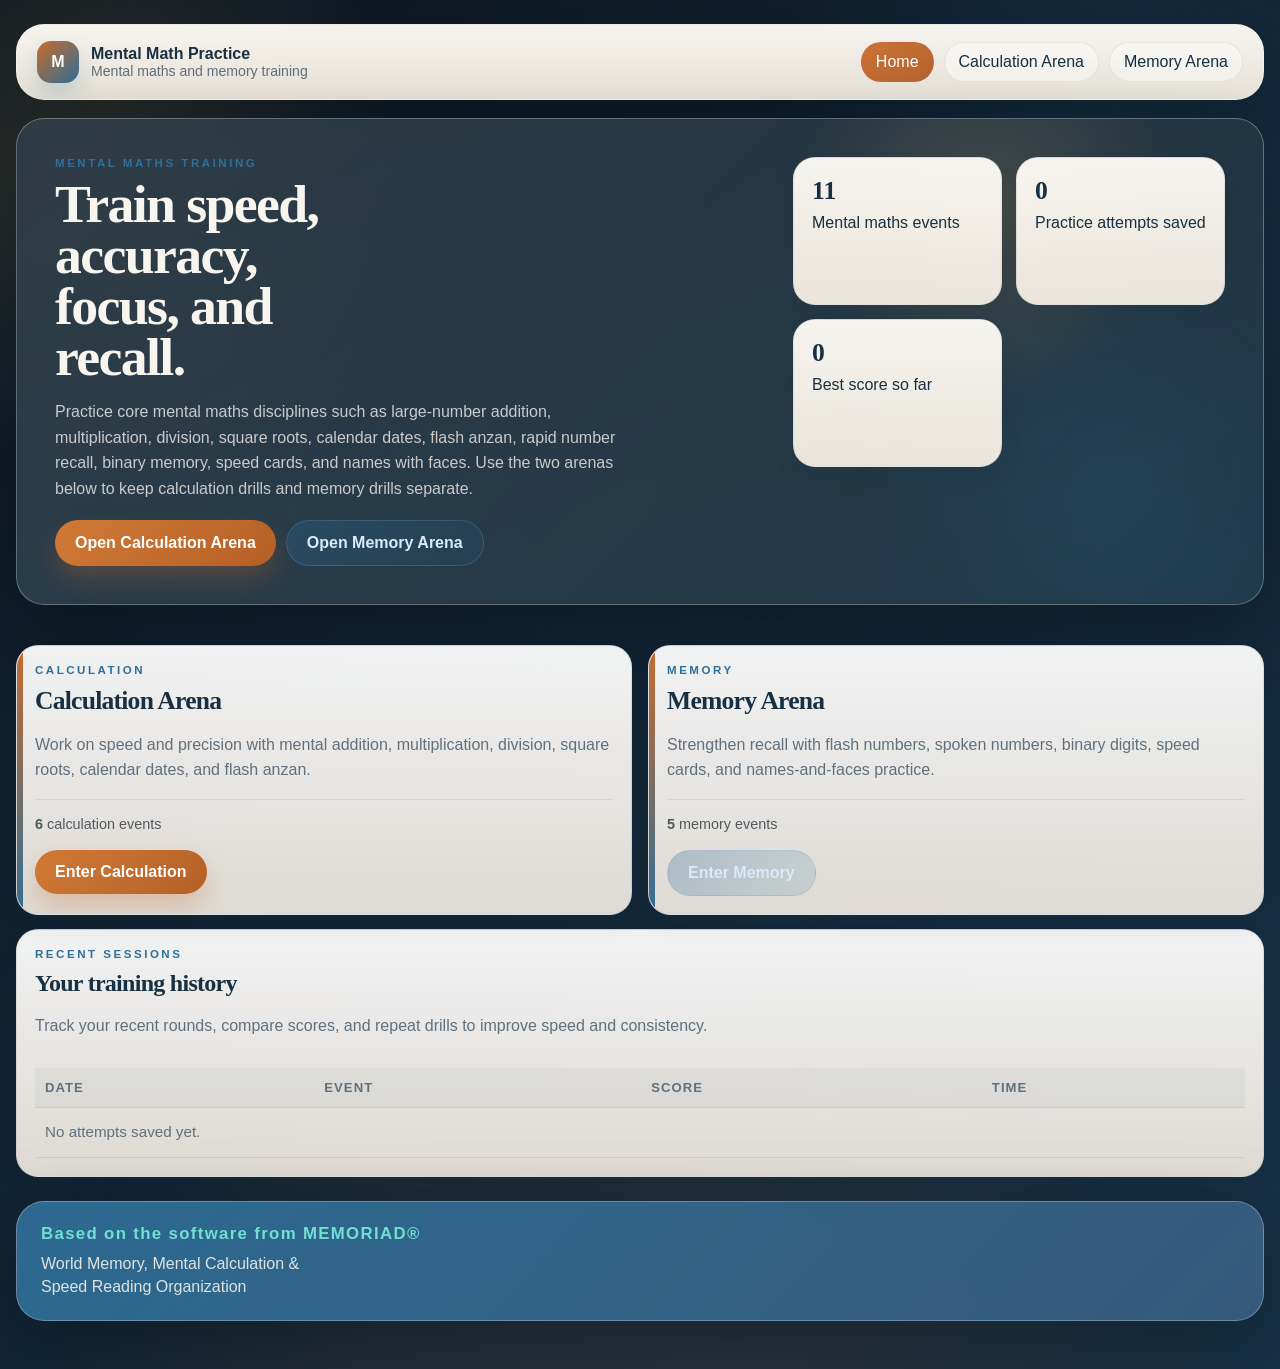
<file: index.html>
<!DOCTYPE html>
<html lang="en">
<head>
  <meta charset="UTF-8">
  <meta name="viewport" content="width=device-width, initial-scale=1.0">
  <title>Mental Math Practice</title>
  <link rel="stylesheet" href="styles.css">
</head>
<body data-page="home">
  <div class="shell">
    <header class="topbar card">
      <a class="brand" href="index.html">
        <div class="brand-mark">M</div>
        <div class="brand-copy">
          <strong>Mental Math Practice</strong>
          <span>Mental maths and memory training</span>
        </div>
      </a>
      <nav class="nav-links">
        <a class="active" href="index.html">Home</a>
        <a href="calculation.html">Calculation Arena</a>
        <a href="memory.html">Memory Arena</a>
      </nav>
    </header>

    <section class="landing-hero card">
      <div class="hero-grid">
        <div>
          <div class="eyebrow">Mental Maths Training</div>
          <h1>Train speed, accuracy, focus, and recall.</h1>
          <p class="lede">Practice core mental maths disciplines such as large-number addition, multiplication, division, square roots, calendar dates, flash anzan, rapid number recall, binary memory, speed cards, and names with faces. Use the two arenas below to keep calculation drills and memory drills separate.</p>
          <div class="hero-actions">
            <a class="button-link primary" href="calculation.html">Open Calculation Arena</a>
            <a class="button-link ghost" href="memory.html">Open Memory Arena</a>
          </div>
        </div>
        <div class="hero-stats">
          <div class="stat">
            <strong id="homeTotalEvents">0</strong>
            <span class="subtle">Mental maths events</span>
          </div>
          <div class="stat">
            <strong id="homeAttempts">0</strong>
            <span class="subtle">Practice attempts saved</span>
          </div>
          <div class="stat">
            <strong id="homeBest">0</strong>
            <span class="subtle">Best score so far</span>
          </div>
        </div>
      </div>
    </section>

    <section class="section-grid" style="margin-top:20px;">
      <div class="launch-grid">
        <article class="launch-card">
          <div class="eyebrow">Calculation</div>
          <h3>Calculation Arena</h3>
          <p class="lede">Work on speed and precision with mental addition, multiplication, division, square roots, calendar dates, and flash anzan.</p>
          <div class="footer-note">
            <strong id="homeCalcEvents">0</strong> calculation events
          </div>
          <div class="actions">
            <a class="button-link primary" href="calculation.html">Enter Calculation</a>
          </div>
        </article>

        <article class="launch-card">
          <div class="eyebrow">Memory</div>
          <h3>Memory Arena</h3>
          <p class="lede">Strengthen recall with flash numbers, spoken numbers, binary digits, speed cards, and names-and-faces practice.</p>
          <div class="footer-note">
            <strong id="homeMemoryEvents">0</strong> memory events
          </div>
          <div class="actions">
            <a class="button-link ghost" href="memory.html">Enter Memory</a>
          </div>
        </article>
      </div>

      <section class="panel">
        <div class="panel-title">
          <div>
            <div class="eyebrow">Recent Sessions</div>
            <h2>Your training history</h2>
            <p class="hint">Track your recent rounds, compare scores, and repeat drills to improve speed and consistency.</p>
          </div>
        </div>
        <div style="overflow:auto;">
          <table>
            <thead>
              <tr>
                <th>Date</th>
                <th>Event</th>
                <th>Score</th>
                <th>Time</th>
              </tr>
            </thead>
            <tbody id="homeHistoryBody"></tbody>
          </table>
        </div>
      </section>
    </section>

    <footer class="site-credit card">
      <strong>Based on the software from MEMORIAD&reg;</strong>
      <span>World Memory, Mental Calculation &amp; Speed Reading Organization</span>
    </footer>
  </div>
  <script src="app.js"></script>
</body>
</html>
</file>
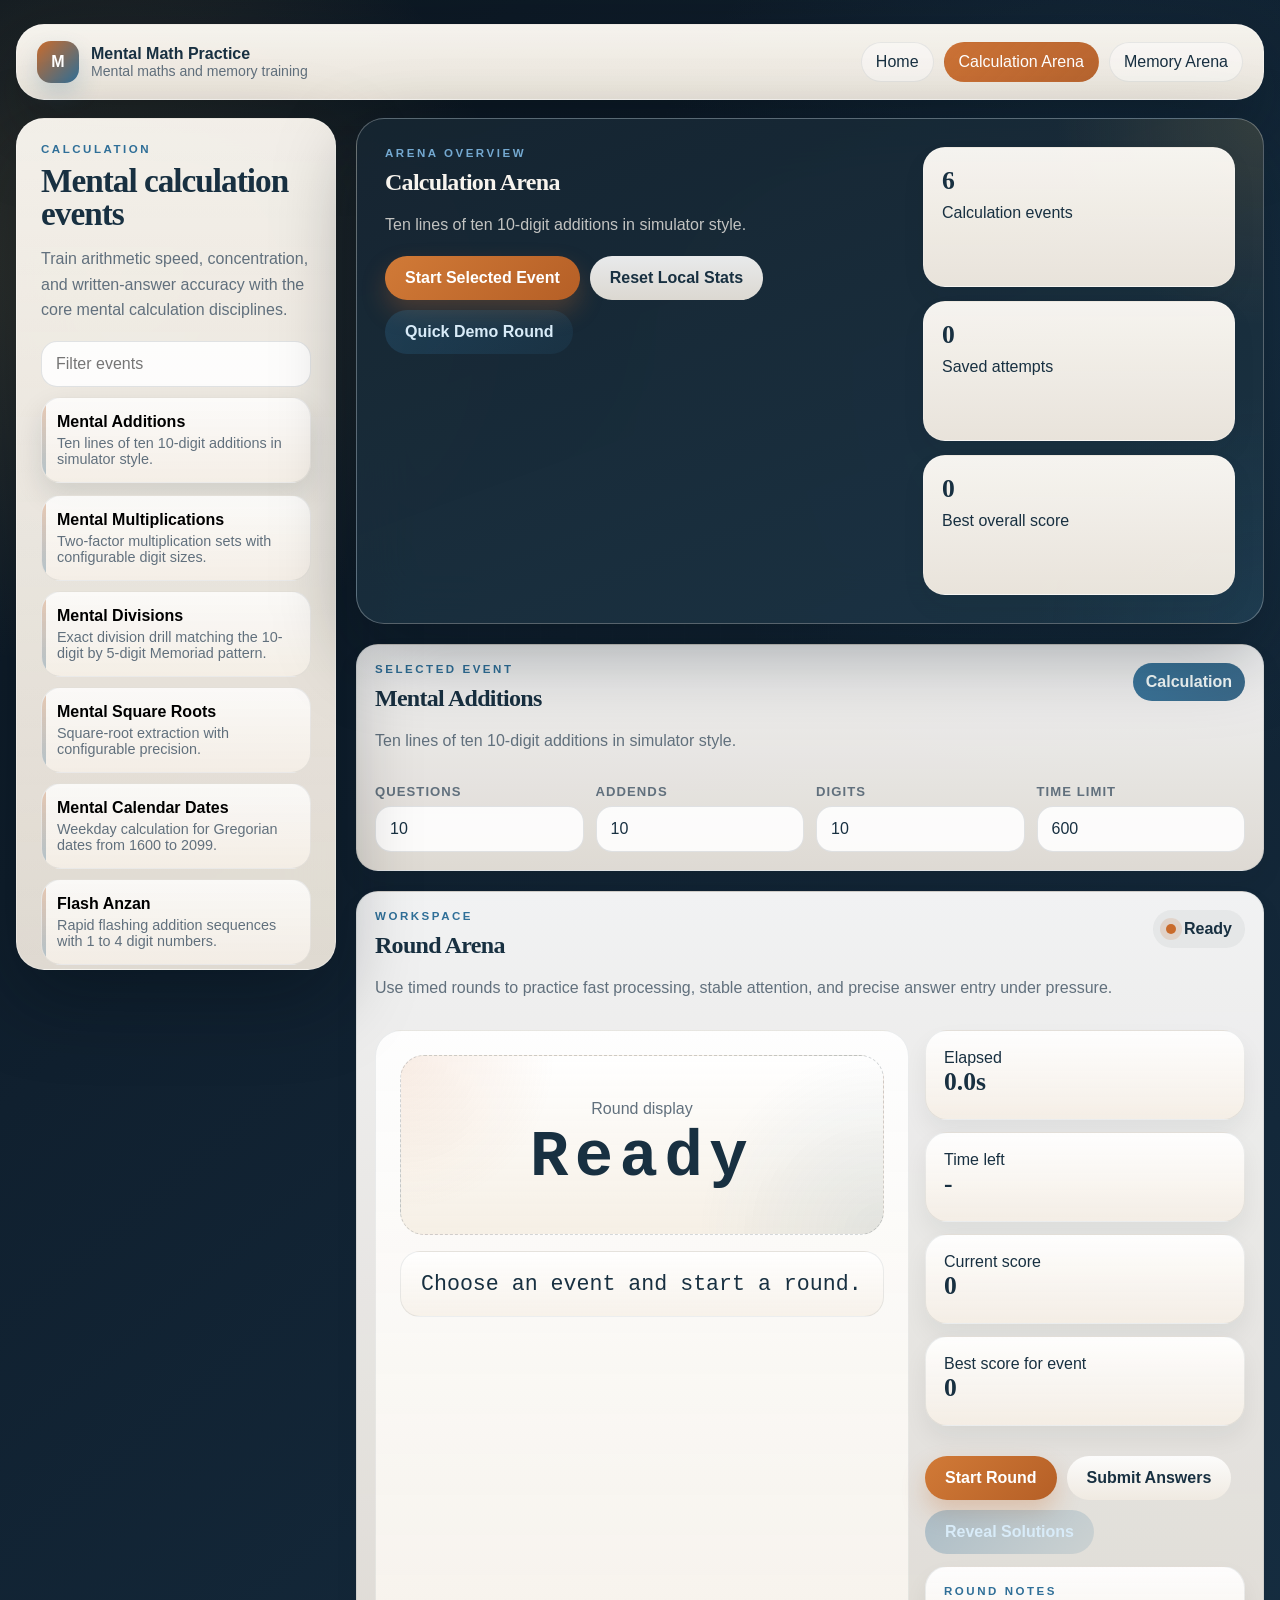
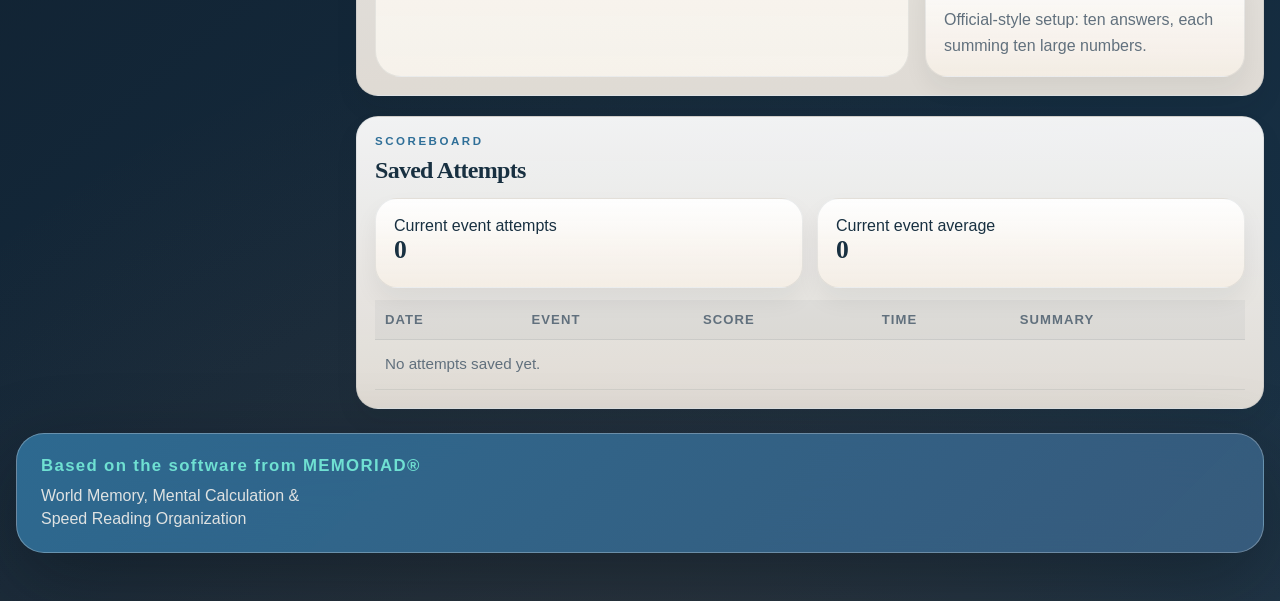
<file: calculation.html>
<!DOCTYPE html>
<html lang="en">
<head>
  <meta charset="UTF-8">
  <meta name="viewport" content="width=device-width, initial-scale=1.0">
  <title>Mental Math Practice - Calculation Arena</title>
  <link rel="stylesheet" href="styles.css">
</head>
<body data-page="calculation">
  <div class="shell">
    <header class="topbar card">
      <a class="brand" href="index.html">
        <div class="brand-mark">M</div>
        <div class="brand-copy">
          <strong>Mental Math Practice</strong>
          <span>Mental maths and memory training</span>
        </div>
      </a>
      <nav class="nav-links">
        <a href="index.html">Home</a>
        <a class="active" href="calculation.html">Calculation Arena</a>
        <a href="memory.html">Memory Arena</a>
      </nav>
    </header>

    <div class="trainer-layout">
      <aside class="sidebar card">
        <div class="eyebrow">Calculation</div>
        <h1>Mental calculation events</h1>
        <p class="lede">Train arithmetic speed, concentration, and written-answer accuracy with the core mental calculation disciplines.</p>
        <div class="search-wrap">
          <input id="searchInput" type="search" placeholder="Filter events">
        </div>
        <div id="categoryList" class="category-list"></div>
      </aside>

      <main class="trainer-content">
        <section class="hero-panel card">
          <div class="hero-grid">
            <div>
              <div class="eyebrow">Arena Overview</div>
              <h2 id="heroTitle">Calculation Arena</h2>
              <p id="heroDescription" class="lede"></p>
              <div class="hero-actions">
                <button class="primary" id="heroStart">Start Selected Event</button>
                <button class="secondary" id="resetStats">Reset Local Stats</button>
                <button class="ghost" id="demoRound">Quick Demo Round</button>
              </div>
            </div>
            <div class="hero-stats">
              <div class="stat"><strong id="statCategories">0</strong><span class="subtle">Calculation events</span></div>
              <div class="stat"><strong id="statAttempts">0</strong><span class="subtle">Saved attempts</span></div>
              <div class="stat"><strong id="statBest">0</strong><span class="subtle">Best overall score</span></div>
            </div>
          </div>
        </section>

        <section class="panel">
          <div class="panel-title">
            <div>
              <div class="eyebrow">Selected Event</div>
              <h2 id="eventName"></h2>
              <p id="eventSummary" class="hint"></p>
            </div>
            <div id="eventFamily" class="badge"></div>
          </div>
          <div id="configGrid" class="config-grid"></div>
        </section>

        <section class="panel">
          <div class="panel-title">
            <div>
              <div class="eyebrow">Workspace</div>
              <h2>Round Arena</h2>
              <p class="hint">Use timed rounds to practice fast processing, stable attention, and precise answer entry under pressure.</p>
            </div>
            <div class="status"><span class="dot"></span><span id="statusText">Ready</span></div>
          </div>
          <div class="arena">
            <div class="board">
              <div class="flash-stage">
                <div>
                  <div class="subtle">Round display</div>
                  <div id="flashValue" class="flash-value">Ready</div>
                </div>
              </div>
              <div id="promptBlock" class="prompt">Choose an event and start a round.</div>
              <div id="questionGrid" class="question-grid hidden"></div>
              <div id="answersGrid" class="answers-grid hidden"></div>
            </div>
            <div class="coach">
              <div class="metric"><span>Elapsed</span><strong id="metricElapsed">0.0s</strong></div>
              <div class="metric"><span>Time left</span><strong id="metricRemaining">-</strong></div>
              <div class="metric"><span>Current score</span><strong id="metricScore">0</strong></div>
              <div class="metric"><span>Best score for event</span><strong id="metricBestEvent">0</strong></div>
              <div class="actions">
                <button class="primary" id="startRound">Start Round</button>
                <button class="secondary" id="submitRound">Submit Answers</button>
                <button class="ghost" id="revealRound">Reveal Solutions</button>
              </div>
              <div class="panel">
                <div class="eyebrow">Round Notes</div>
                <div id="roundNote" class="hint"></div>
              </div>
            </div>
          </div>
        </section>

        <section class="panel">
          <div class="panel-title">
            <div>
              <div class="eyebrow">Scoreboard</div>
              <h2>Saved Attempts</h2>
            </div>
          </div>
          <div class="history-grid">
            <div class="metric"><span>Current event attempts</span><strong id="metricEventAttempts">0</strong></div>
            <div class="metric"><span>Current event average</span><strong id="metricEventAverage">0</strong></div>
          </div>
          <div style="margin-top:12px; overflow:auto;">
            <table>
              <thead>
                <tr>
                  <th>Date</th>
                  <th>Event</th>
                  <th>Score</th>
                  <th>Time</th>
                  <th>Summary</th>
                </tr>
              </thead>
              <tbody id="historyBody"></tbody>
            </table>
          </div>
        </section>
      </main>
    </div>

    <footer class="site-credit card">
      <strong>Based on the software from MEMORIAD&reg;</strong>
      <span>World Memory, Mental Calculation &amp; Speed Reading Organization</span>
    </footer>
  </div>
  <script src="app.js"></script>
</body>
</html>
</file>
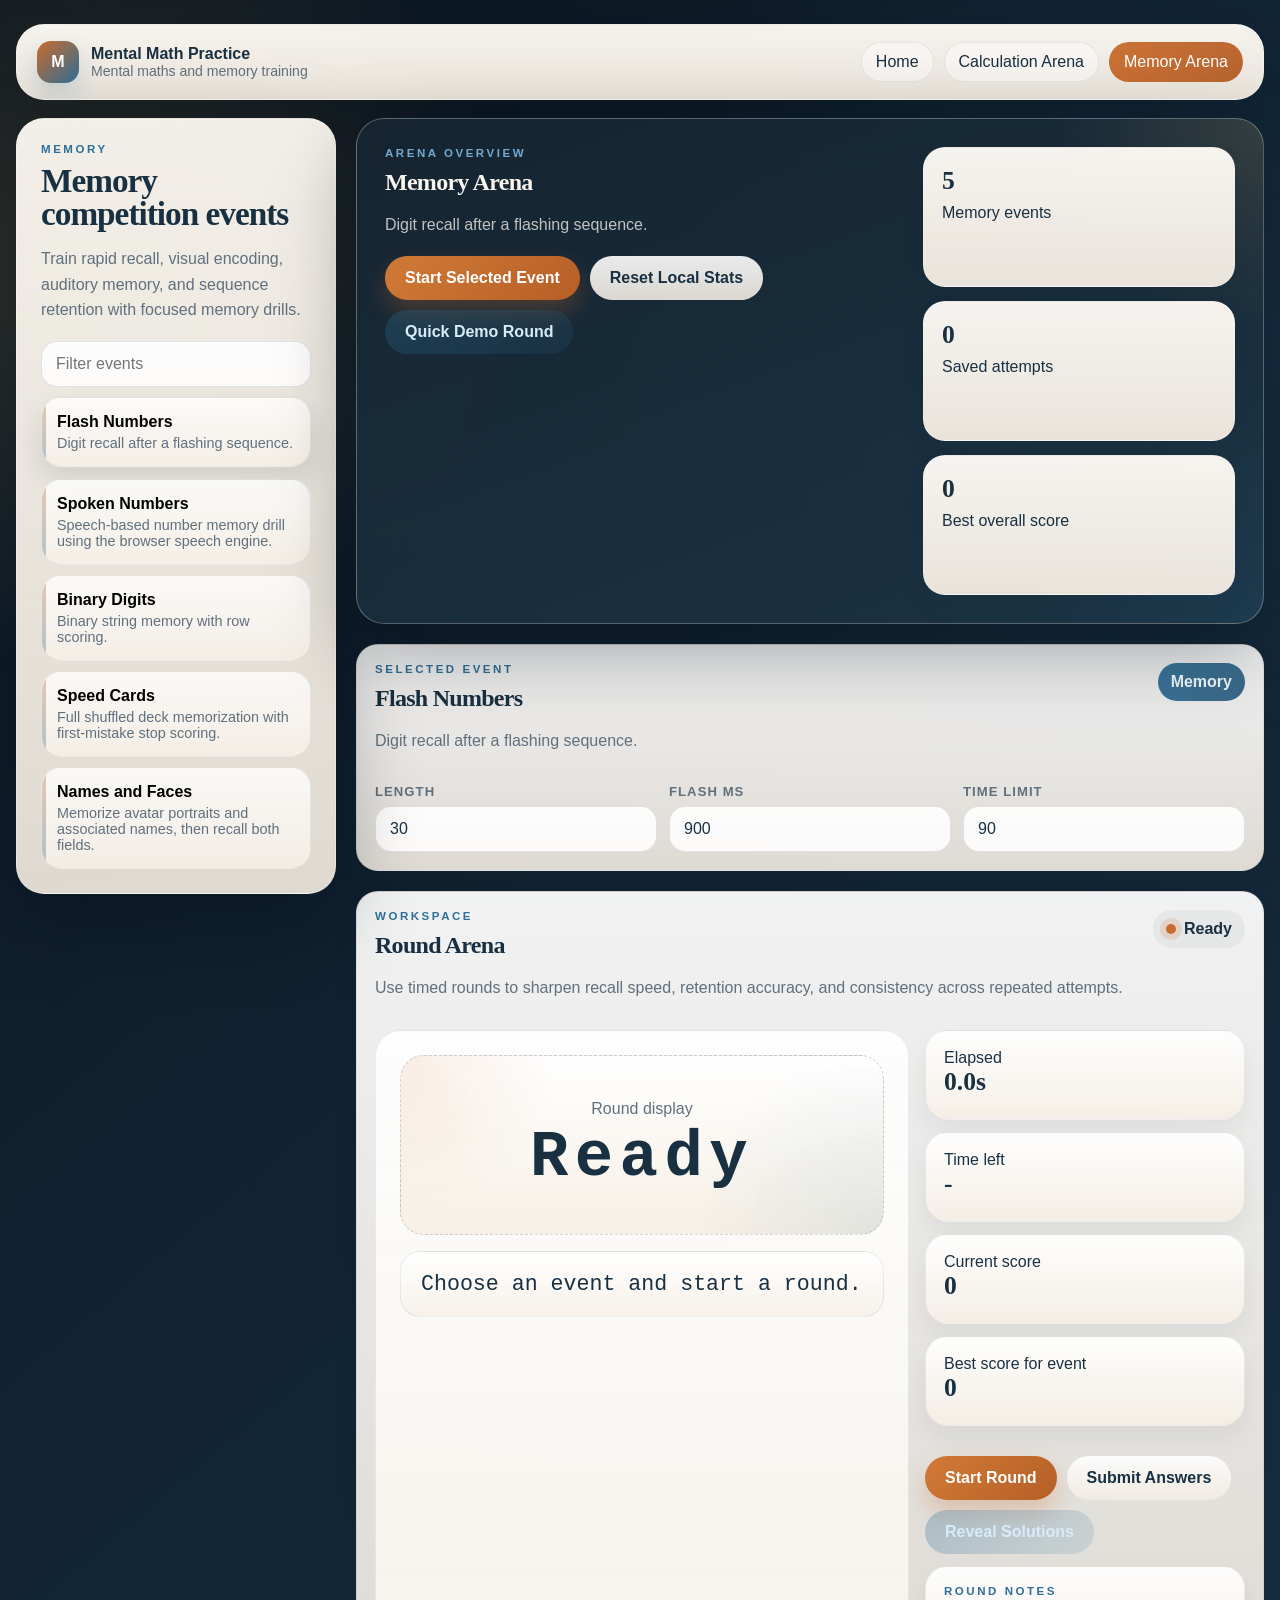
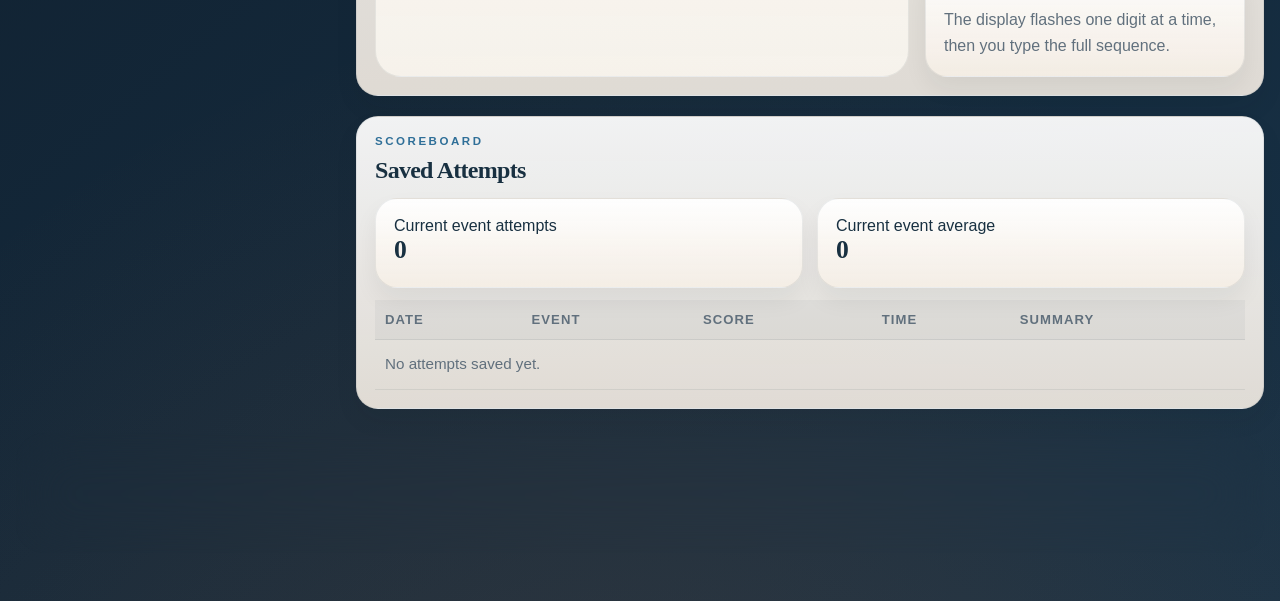
<file: memory.html>
<!DOCTYPE html>
<html lang="en">
<head>
  <meta charset="UTF-8">
  <meta name="viewport" content="width=device-width, initial-scale=1.0">
  <title>Mental Math Practice - Memory Arena</title>
  <link rel="stylesheet" href="styles.css">
</head>
<body data-page="memory">
  <div class="shell">
    <header class="topbar card">
      <a class="brand" href="index.html">
        <div class="brand-mark">M</div>
        <div class="brand-copy">
          <strong>Mental Math Practice</strong>
          <span>Mental maths and memory training</span>
        </div>
      </a>
      <nav class="nav-links">
        <a href="index.html">Home</a>
        <a href="calculation.html">Calculation Arena</a>
        <a class="active" href="memory.html">Memory Arena</a>
      </nav>
    </header>

    <div class="trainer-layout">
      <aside class="sidebar card">
        <div class="eyebrow">Memory</div>
        <h1>Memory competition events</h1>
        <p class="lede">Train rapid recall, visual encoding, auditory memory, and sequence retention with focused memory drills.</p>
        <div class="search-wrap">
          <input id="searchInput" type="search" placeholder="Filter events">
        </div>
        <div id="categoryList" class="category-list"></div>
      </aside>

      <main class="trainer-content">
        <section class="hero-panel card">
          <div class="hero-grid">
            <div>
              <div class="eyebrow">Arena Overview</div>
              <h2 id="heroTitle">Memory Arena</h2>
              <p id="heroDescription" class="lede"></p>
              <div class="hero-actions">
                <button class="primary" id="heroStart">Start Selected Event</button>
                <button class="secondary" id="resetStats">Reset Local Stats</button>
                <button class="ghost" id="demoRound">Quick Demo Round</button>
              </div>
            </div>
            <div class="hero-stats">
              <div class="stat"><strong id="statCategories">0</strong><span class="subtle">Memory events</span></div>
              <div class="stat"><strong id="statAttempts">0</strong><span class="subtle">Saved attempts</span></div>
              <div class="stat"><strong id="statBest">0</strong><span class="subtle">Best overall score</span></div>
            </div>
          </div>
        </section>

        <section class="panel">
          <div class="panel-title">
            <div>
              <div class="eyebrow">Selected Event</div>
              <h2 id="eventName"></h2>
              <p id="eventSummary" class="hint"></p>
            </div>
            <div id="eventFamily" class="badge"></div>
          </div>
          <div id="configGrid" class="config-grid"></div>
        </section>

        <section class="panel">
          <div class="panel-title">
            <div>
              <div class="eyebrow">Workspace</div>
              <h2>Round Arena</h2>
              <p class="hint">Use timed rounds to sharpen recall speed, retention accuracy, and consistency across repeated attempts.</p>
            </div>
            <div class="status"><span class="dot"></span><span id="statusText">Ready</span></div>
          </div>
          <div class="arena">
            <div class="board">
              <div class="flash-stage">
                <div>
                  <div class="subtle">Round display</div>
                  <div id="flashValue" class="flash-value">Ready</div>
                </div>
              </div>
              <div id="promptBlock" class="prompt">Choose an event and start a round.</div>
              <div id="questionGrid" class="question-grid hidden"></div>
              <div id="answersGrid" class="answers-grid hidden"></div>
            </div>
            <div class="coach">
              <div class="metric"><span>Elapsed</span><strong id="metricElapsed">0.0s</strong></div>
              <div class="metric"><span>Time left</span><strong id="metricRemaining">-</strong></div>
              <div class="metric"><span>Current score</span><strong id="metricScore">0</strong></div>
              <div class="metric"><span>Best score for event</span><strong id="metricBestEvent">0</strong></div>
              <div class="actions">
                <button class="primary" id="startRound">Start Round</button>
                <button class="secondary" id="submitRound">Submit Answers</button>
                <button class="ghost" id="revealRound">Reveal Solutions</button>
              </div>
              <div class="panel">
                <div class="eyebrow">Round Notes</div>
                <div id="roundNote" class="hint"></div>
              </div>
            </div>
          </div>
        </section>

        <section class="panel">
          <div class="panel-title">
            <div>
              <div class="eyebrow">Scoreboard</div>
              <h2>Saved Attempts</h2>
            </div>
          </div>
          <div class="history-grid">
            <div class="metric"><span>Current event attempts</span><strong id="metricEventAttempts">0</strong></div>
            <div class="metric"><span>Current event average</span><strong id="metricEventAverage">0</strong></div>
          </div>
          <div style="margin-top:12px; overflow:auto;">
            <table>
              <thead>
                <tr>
                  <th>Date</th>
                  <th>Event</th>
                  <th>Score</th>
                  <th>Time</th>
                  <th>Summary</th>
                </tr>
              </thead>
              <tbody id="historyBody"></tbody>
            </table>
          </div>
        </section>
      </main>
    </div>

    <footer class="site-credit card">
      <strong>Based on the software from MEMORIAD&reg;</strong>
      <span>World Memory, Mental Calculation &amp; Speed Reading Organization</span>
    </footer>
  </div>
  <script src="app.js"></script>
</body>
</html>
</file>
<file: styles.css>
:root {
  --bg: #10202f;
  --bg-2: #183247;
  --paper: rgba(251, 247, 240, 0.94);
  --paper-strong: rgba(255, 252, 247, 0.98);
  --ink: #183041;
  --muted: #61707d;
  --accent: #c96b2c;
  --accent-2: #2f6f98;
  --accent-3: #e2b15b;
  --line: rgba(22, 37, 49, 0.12);
  --shadow: 0 28px 80px rgba(4, 11, 18, 0.35);
  --radius: 28px;
}

* {
  box-sizing: border-box;
}

body {
  margin: 0;
  font-family: "Avenir Next", "Segoe UI", sans-serif;
  color: var(--ink);
  background:
    radial-gradient(circle at 8% 12%, rgba(226, 177, 91, 0.18), transparent 18%),
    radial-gradient(circle at 86% 14%, rgba(47, 111, 152, 0.2), transparent 22%),
    radial-gradient(circle at 50% 120%, rgba(201, 107, 44, 0.18), transparent 38%),
    linear-gradient(140deg, #0b1620 0%, var(--bg) 34%, var(--bg-2) 100%);
  min-height: 100vh;
}

body::before {
  content: "";
  position: fixed;
  inset: 0;
  pointer-events: none;
  background-image:
    linear-gradient(rgba(255, 255, 255, 0.045) 1px, transparent 1px),
    linear-gradient(90deg, rgba(255, 255, 255, 0.045) 1px, transparent 1px);
  background-size: 36px 36px;
  mask-image: radial-gradient(circle at center, black, transparent 85%);
  opacity: 0.32;
}

a {
  color: inherit;
  text-decoration: none;
}

h1, h2, h3 {
  margin: 0;
  font-family: "Iowan Old Style", "Palatino Linotype", Georgia, serif;
  font-weight: 700;
  letter-spacing: -0.03em;
}

.eyebrow {
  font-size: 0.72rem;
  letter-spacing: 0.22em;
  text-transform: uppercase;
  color: var(--accent-2);
  font-weight: 700;
  margin-bottom: 10px;
}

.lede, .hint, .subtle {
  color: var(--muted);
  line-height: 1.6;
}

.shell {
  width: min(1360px, calc(100% - 32px));
  margin: 24px auto 48px;
}

.card {
  background: linear-gradient(180deg, rgba(255,255,255,0.16), rgba(255,255,255,0.02)), var(--paper);
  border: 1px solid rgba(255, 255, 255, 0.28);
  box-shadow: var(--shadow);
  backdrop-filter: blur(28px);
  border-radius: var(--radius);
}

.topbar {
  display: flex;
  align-items: center;
  justify-content: space-between;
  gap: 16px;
  flex-wrap: wrap;
  padding: 16px 20px;
  margin-bottom: 18px;
  background:
    linear-gradient(180deg, rgba(255,255,255,0.16), rgba(255,255,255,0.04)),
    linear-gradient(180deg, rgba(251,247,240,0.97), rgba(244,237,226,0.95));
}

.brand {
  display: flex;
  align-items: center;
  gap: 12px;
  min-width: 0;
  flex: 1 1 320px;
}

.brand-mark {
  width: 42px;
  height: 42px;
  border-radius: 14px;
  background: linear-gradient(135deg, var(--accent), var(--accent-2));
  color: #fff;
  display: grid;
  place-items: center;
  font-weight: 800;
  box-shadow: 0 12px 24px rgba(47, 111, 152, 0.2);
}

.brand-copy strong {
  display: block;
  color: var(--ink);
  font-size: 1rem;
}

.brand-copy span {
  display: block;
  color: var(--muted);
  font-size: 0.88rem;
}

.nav-links {
  display: flex;
  flex-wrap: wrap;
  gap: 10px;
  justify-content: flex-end;
  flex: 1 1 360px;
}

.nav-links a {
  padding: 10px 14px;
  border-radius: 999px;
  background: rgba(255,255,255,0.45);
  color: var(--ink);
  border: 1px solid rgba(22, 37, 49, 0.08);
}

.nav-links a.active {
  background: linear-gradient(135deg, rgba(201,107,44,0.95), rgba(177,86,28,0.9));
  color: #fff;
  border-color: transparent;
}

.landing-hero {
  padding: 38px;
  color: #f8f4ee;
  background:
    radial-gradient(circle at 78% 18%, rgba(226, 177, 91, 0.16), transparent 18%),
    radial-gradient(circle at 88% 78%, rgba(47, 111, 152, 0.16), transparent 22%),
    linear-gradient(135deg, rgba(255,255,255,0.1), rgba(255,255,255,0.02)),
    linear-gradient(160deg, rgba(22, 37, 49, 0.95), rgba(28, 53, 70, 0.92));
}

.landing-hero h1 {
  font-size: clamp(2.4rem, 4.2vw, 4.5rem);
  line-height: 0.95;
  max-width: 11ch;
  margin-bottom: 16px;
}

.landing-hero .lede {
  color: rgba(248,244,238,0.78);
  max-width: 64ch;
}

.hero-grid {
  display: grid;
  gap: 18px;
  grid-template-columns: minmax(0, 1.25fr) minmax(300px, 0.75fr);
}

.hero-actions,
.actions {
  display: flex;
  flex-wrap: wrap;
  gap: 10px;
  margin-top: 18px;
}

button:not(.category-button),
.button-link {
  appearance: none;
  border: 0;
  border-radius: 999px;
  padding: 13px 20px;
  font: inherit;
  font-weight: 700;
  cursor: pointer;
  transition: transform 160ms ease, box-shadow 160ms ease, filter 160ms ease;
  display: inline-flex;
  align-items: center;
  justify-content: center;
}

button:not(.category-button):hover,
.button-link:hover {
  transform: translateY(-2px);
  filter: saturate(1.04);
}

.primary {
  background: linear-gradient(135deg, #d17a37, #b55f26);
  color: white;
  box-shadow: 0 12px 24px rgba(201, 107, 44, 0.28);
}

.secondary {
  background: linear-gradient(180deg, rgba(255,255,255,0.9), rgba(241,235,226,0.9));
  color: var(--ink);
  border: 1px solid rgba(22, 37, 49, 0.08);
}

.ghost {
  background: linear-gradient(135deg, rgba(47, 111, 152, 0.16), rgba(47, 111, 152, 0.08));
  color: var(--accent-2);
  border: 1px solid rgba(47, 111, 152, 0.14);
}

.hero-stats,
.stats-grid,
.metrics-grid,
.history-grid,
.section-grid {
  display: grid;
  gap: 14px;
}

.hero-stats,
.stats-grid,
.metrics-grid,
.history-grid {
  grid-template-columns: repeat(auto-fit, minmax(180px, 1fr));
}

.stat,
.metric,
.launch-card,
.panel {
  background: linear-gradient(180deg, rgba(255,255,255,0.94), rgba(245, 238, 229, 0.9));
  border: 1px solid rgba(22, 37, 49, 0.08);
  border-radius: 22px;
  padding: 18px;
  box-shadow: 0 12px 24px rgba(20, 32, 41, 0.06);
}

.hero-stats {
  align-content: start;
}

.landing-hero .stat {
  background: linear-gradient(180deg, rgba(255,252,247,0.96), rgba(246,239,229,0.94));
  min-height: 148px;
}

.landing-hero .stat strong,
.landing-hero .stat .subtle {
  color: var(--ink);
}

.stat strong,
.metric strong {
  display: block;
  font-family: "Iowan Old Style", "Palatino Linotype", Georgia, serif;
  font-size: 1.6rem;
  margin-bottom: 4px;
}

.launch-grid {
  display: grid;
  gap: 16px;
  grid-template-columns: repeat(auto-fit, minmax(280px, 1fr));
  margin-top: 20px;
}

.launch-card {
  position: relative;
  overflow: hidden;
}

.launch-card::before {
  content: "";
  position: absolute;
  inset: 0 auto 0 0;
  width: 6px;
  background: linear-gradient(180deg, var(--accent), var(--accent-2));
}

.launch-card h3 {
  font-size: 1.6rem;
  margin-bottom: 8px;
}

.panel-title {
  display: flex;
  justify-content: space-between;
  align-items: start;
  gap: 16px;
  margin-bottom: 14px;
  flex-wrap: wrap;
}

.panel-title > :first-child {
  min-width: 0;
  flex: 1 1 320px;
}

.trainer-layout {
  display: grid;
  gap: 20px;
  grid-template-columns: 320px minmax(0, 1fr);
}

.sidebar {
  padding: 24px;
  position: sticky;
  top: 24px;
  height: fit-content;
  max-height: calc(100vh - 48px);
  overflow: auto;
  background:
    linear-gradient(180deg, rgba(255,255,255,0.15), rgba(255,255,255,0.03)),
    linear-gradient(180deg, rgba(254,249,241,0.94), rgba(245, 237, 225, 0.9));
}

.sidebar h1 {
  font-size: clamp(2rem, 2.6vw, 3rem);
  line-height: 0.98;
  margin-bottom: 12px;
}

.search-wrap {
  margin: 18px 0 12px;
}

input[type="search"],
input[type="text"],
input[type="number"],
textarea {
  width: 100%;
  border: 1px solid var(--line);
  background: rgba(255, 255, 255, 0.88);
  border-radius: 16px;
  padding: 13px 14px;
  color: var(--ink);
  font: inherit;
}

input:focus,
textarea:focus {
  outline: none;
  border-color: rgba(47, 111, 152, 0.45);
  box-shadow: 0 0 0 4px rgba(47, 111, 152, 0.12);
}

.category-list {
  display: grid;
  gap: 10px;
}

.category-button {
  appearance: none;
  width: 100%;
  display: block;
  text-align: left;
  border-radius: 20px;
  padding: 15px;
  border: 1px solid rgba(22, 37, 49, 0.07);
  background: linear-gradient(180deg, rgba(255,255,255,0.82), rgba(246, 240, 232, 0.86));
  position: relative;
  overflow: hidden;
}

.category-button::before {
  content: "";
  position: absolute;
  inset: 0 auto 0 0;
  width: 4px;
  background: linear-gradient(180deg, var(--accent), var(--accent-2));
  opacity: 0.35;
}

.category-button.active,
.category-button:hover {
  transform: translateY(-2px);
  box-shadow: 0 12px 28px rgba(20, 32, 41, 0.12);
}

.category-button strong {
  display: block;
  font-size: 1rem;
  margin-bottom: 4px;
}

.category-button span {
  color: var(--muted);
  font-size: 0.9rem;
}

.trainer-content {
  display: grid;
  gap: 20px;
}

.hero-panel {
  padding: 28px;
  color: #f8f4ee;
  background:
    radial-gradient(circle at top right, rgba(226,177,91,0.14), transparent 20%),
    radial-gradient(circle at bottom right, rgba(47,111,152,0.12), transparent 22%),
    linear-gradient(160deg, rgba(22, 37, 49, 0.95), rgba(28, 53, 70, 0.92));
}

.hero-panel .lede,
.hero-panel .subtle {
  color: rgba(248,244,238,0.76);
}

.hero-panel .eyebrow {
  color: #74a9d1;
}

.hero-panel .stat {
  background: linear-gradient(180deg, rgba(255,252,247,0.96), rgba(246,239,229,0.94));
  border-color: rgba(255, 255, 255, 0.16);
  min-height: 140px;
}

.hero-panel .stat strong,
.hero-panel .stat .subtle {
  color: var(--ink);
}

.badge,
.status {
  display: inline-flex;
  align-items: center;
  gap: 8px;
  padding: 10px 13px;
  border-radius: 999px;
  font-weight: 700;
}

.badge {
  color: #f4fbfa;
  background: linear-gradient(135deg, rgba(47, 111, 152, 0.94), rgba(34, 86, 122, 0.88));
}

.status {
  background: rgba(22, 37, 49, 0.05);
  color: var(--ink);
}

.dot {
  width: 10px;
  height: 10px;
  border-radius: 50%;
  background: var(--accent);
  box-shadow: 0 0 0 6px rgba(201,107,44,0.16);
}

.config-grid,
.question-grid {
  display: grid;
  gap: 12px;
  grid-template-columns: repeat(auto-fit, minmax(180px, 1fr));
}

.question-grid.sequence-grid {
  grid-template-columns: 1fr;
}

.field label {
  display: block;
  margin-bottom: 7px;
  font-size: 0.82rem;
  color: var(--muted);
  text-transform: uppercase;
  letter-spacing: 0.08em;
  font-weight: 700;
}

.arena {
  display: grid;
  gap: 16px;
  grid-template-columns: minmax(0, 1fr) 320px;
}

.board {
  min-height: 440px;
  border-radius: 26px;
  padding: 24px;
  background: linear-gradient(180deg, rgba(255,255,255,0.9), rgba(250,246,239,0.84));
  border: 1px solid rgba(22, 37, 49, 0.08);
  display: grid;
  gap: 16px;
  align-content: start;
}

.flash-stage {
  min-height: 180px;
  display: grid;
  place-items: center;
  border-radius: 24px;
  border: 1px dashed rgba(22, 37, 49, 0.18);
  background:
    radial-gradient(circle at top left, rgba(201, 107, 44, 0.12), transparent 30%),
    radial-gradient(circle at bottom right, rgba(47, 111, 152, 0.1), transparent 36%),
    linear-gradient(180deg, rgba(255,255,255,0.98), rgba(245,238,227,0.92));
  text-align: center;
  padding: 18px;
}

.flash-value {
  font-family: "Courier New", monospace;
  font-size: clamp(2rem, 5vw, 4rem);
  font-weight: 700;
  letter-spacing: 0.1em;
}

.prompt {
  font-family: "Courier New", monospace;
  white-space: pre-wrap;
  font-size: clamp(1rem, 2vw, 1.35rem);
  background: linear-gradient(180deg, rgba(255,255,255,0.95), rgba(246,240,232,0.9));
  border-radius: 20px;
  padding: 20px;
  border: 1px solid rgba(22, 37, 49, 0.08);
}

.question-card,
.answer-row {
  padding: 16px;
  border-radius: 18px;
  background: linear-gradient(180deg, rgba(255,255,255,0.96), rgba(247,240,231,0.9));
  border: 1px solid rgba(22, 37, 49, 0.08);
  box-shadow: 0 12px 24px rgba(20, 32, 41, 0.06);
}

#eventName,
#heroTitle {
  max-width: 18ch;
}

#eventSummary,
#heroDescription {
  max-width: 60ch;
}

.question-card strong,
.answer-row strong {
  display: block;
  margin-bottom: 6px;
  color: var(--muted);
}

.question-card code {
  display: block;
  white-space: pre-wrap;
  font-size: 1.08rem;
  font-weight: 700;
}

.sequence-card {
  background:
    radial-gradient(circle at top right, rgba(47, 111, 152, 0.08), transparent 30%),
    linear-gradient(180deg, rgba(255,255,255,0.98), rgba(246,240,231,0.94));
}

.sequence-card strong {
  font-size: 0.88rem;
  letter-spacing: 0.04em;
  text-transform: uppercase;
}

.sequence-card code {
  font-family: "SFMono-Regular", "Menlo", "Consolas", monospace;
  font-size: clamp(0.92rem, 1.25vw, 1.2rem);
  line-height: 1.35;
  letter-spacing: 0.04em;
  overflow-wrap: anywhere;
  word-break: break-word;
  background: linear-gradient(180deg, rgba(24, 48, 65, 0.04), rgba(24, 48, 65, 0.02));
  border: 1px solid rgba(24, 48, 65, 0.08);
  border-radius: 14px;
  padding: 12px 14px;
}

.question-input {
  margin-top: 12px;
}

.answers-grid,
.coach {
  display: grid;
  gap: 12px;
}

.hero-actions .ghost,
.actions .ghost {
  color: #d8ebf8;
  border-color: rgba(116, 169, 209, 0.24);
  background: linear-gradient(135deg, rgba(47, 111, 152, 0.3), rgba(47, 111, 152, 0.12));
}

.face-portrait {
  width: 100%;
  height: 120px;
  object-fit: cover;
  display: block;
  border-radius: 14px;
  margin-bottom: 10px;
  border: 1px solid rgba(22, 37, 49, 0.08);
}

table {
  width: 100%;
  border-collapse: collapse;
  font-size: 0.95rem;
}

th, td {
  padding: 12px 10px;
  border-bottom: 1px solid rgba(22, 37, 49, 0.08);
  text-align: left;
  vertical-align: top;
}

th {
  color: var(--muted);
  font-size: 0.82rem;
  text-transform: uppercase;
  letter-spacing: 0.08em;
  background: rgba(22, 37, 49, 0.04);
}

tbody tr:nth-child(even) {
  background: rgba(255,255,255,0.44);
}

.footer-note {
  margin-top: 16px;
  padding-top: 16px;
  border-top: 1px solid rgba(22,37,49,0.08);
  color: rgba(22,37,49,0.72);
  font-size: 0.9rem;
}

.site-credit {
  margin-top: 24px;
  padding: 22px 24px;
  color: rgba(248, 244, 238, 0.88);
  background:
    linear-gradient(135deg, rgba(47, 111, 152, 0.92), rgba(57, 95, 130, 0.9));
}

.site-credit strong {
  display: block;
  font-size: 1.05rem;
  letter-spacing: 0.08em;
  color: #6fe0d2;
  margin-bottom: 8px;
}

.site-credit span {
  display: block;
  max-width: 34ch;
  line-height: 1.45;
}

.hidden {
  display: none !important;
}

@media (max-width: 1120px) {
  .trainer-layout,
  .hero-grid,
  .arena {
    grid-template-columns: 1fr;
  }

  .sidebar {
    position: static;
    max-height: none;
  }
}

@media (max-width: 720px) {
  .shell {
    width: min(100% - 18px, 1360px);
    margin-top: 10px;
  }

  .topbar,
  .landing-hero,
  .sidebar,
  .panel,
  .hero-panel,
  .board {
    padding: 18px;
  }

  .nav-links {
    width: 100%;
    justify-content: stretch;
  }

  .nav-links a {
    flex: 1 1 100%;
    justify-content: center;
    text-align: center;
  }

  .brand {
    flex-basis: 100%;
  }

  .brand-copy strong {
    font-size: 0.95rem;
  }

  .brand-copy span {
    font-size: 0.82rem;
  }
}
</file>
